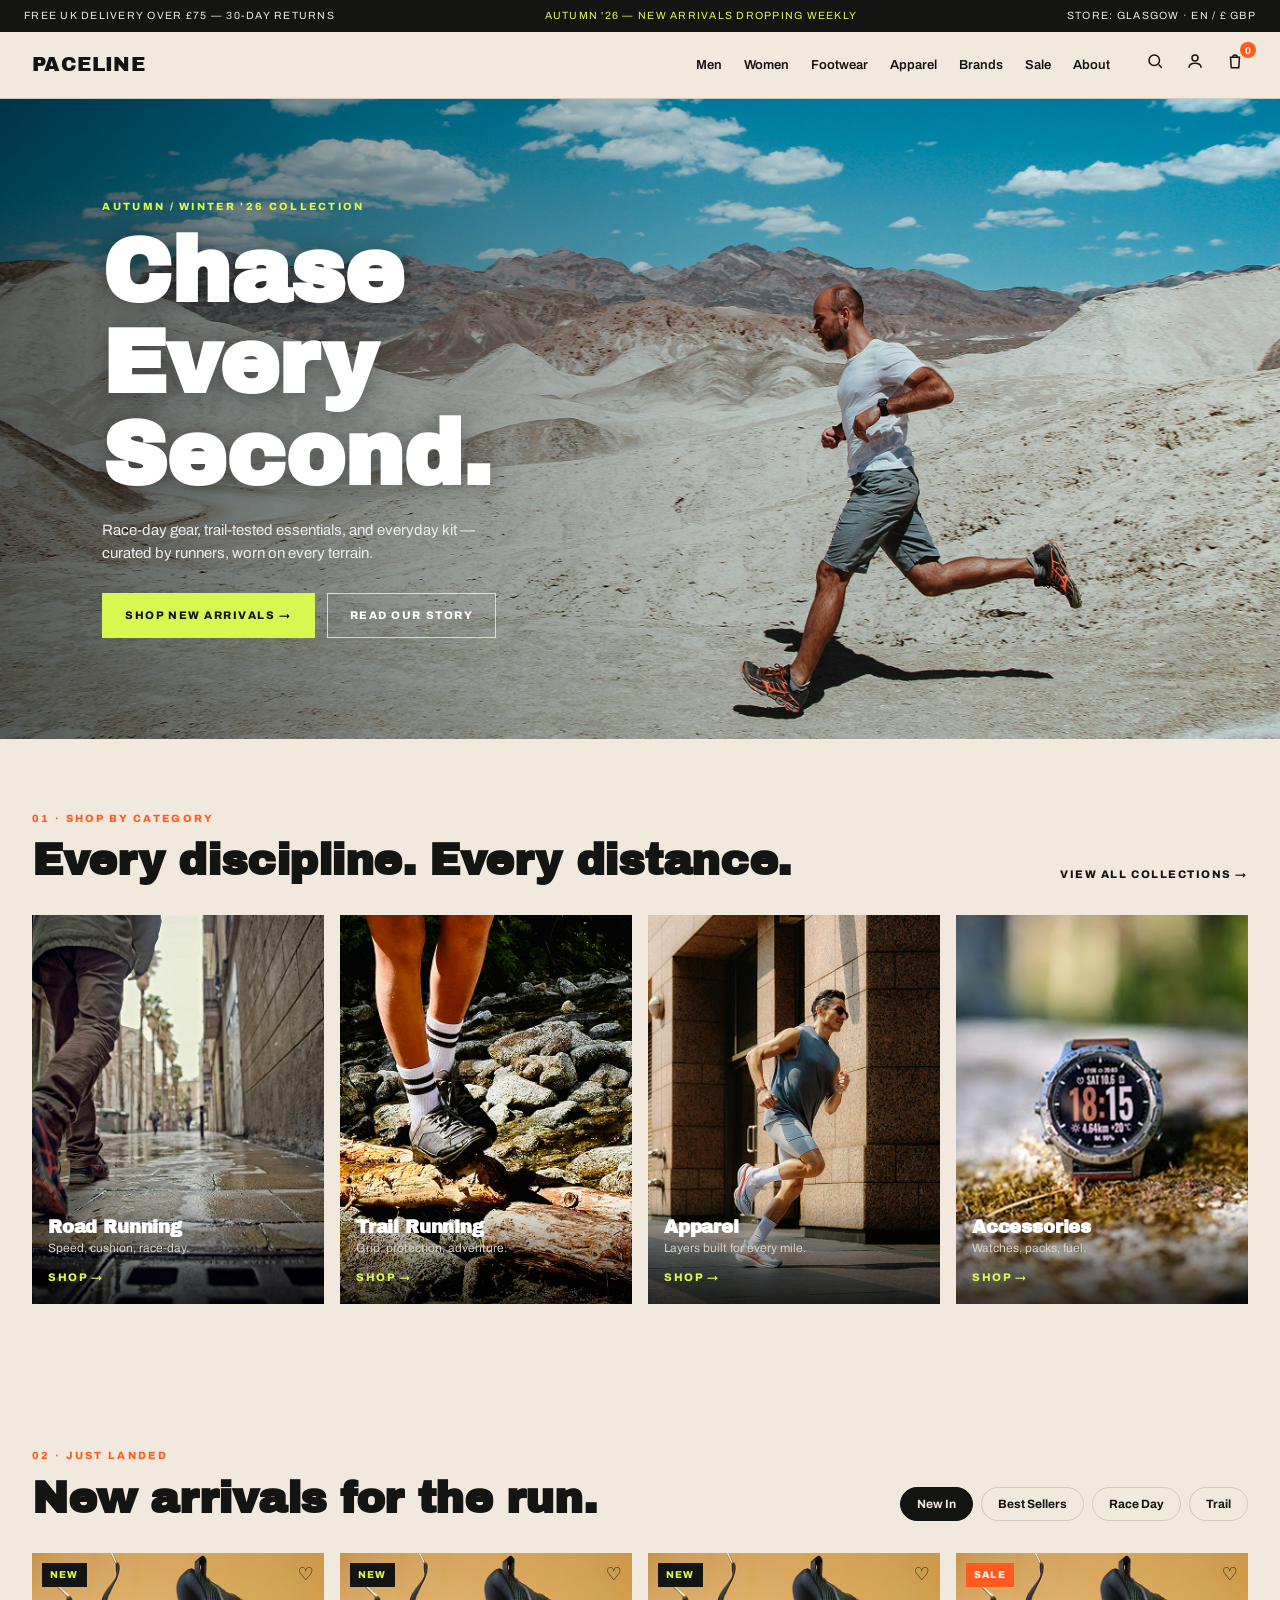
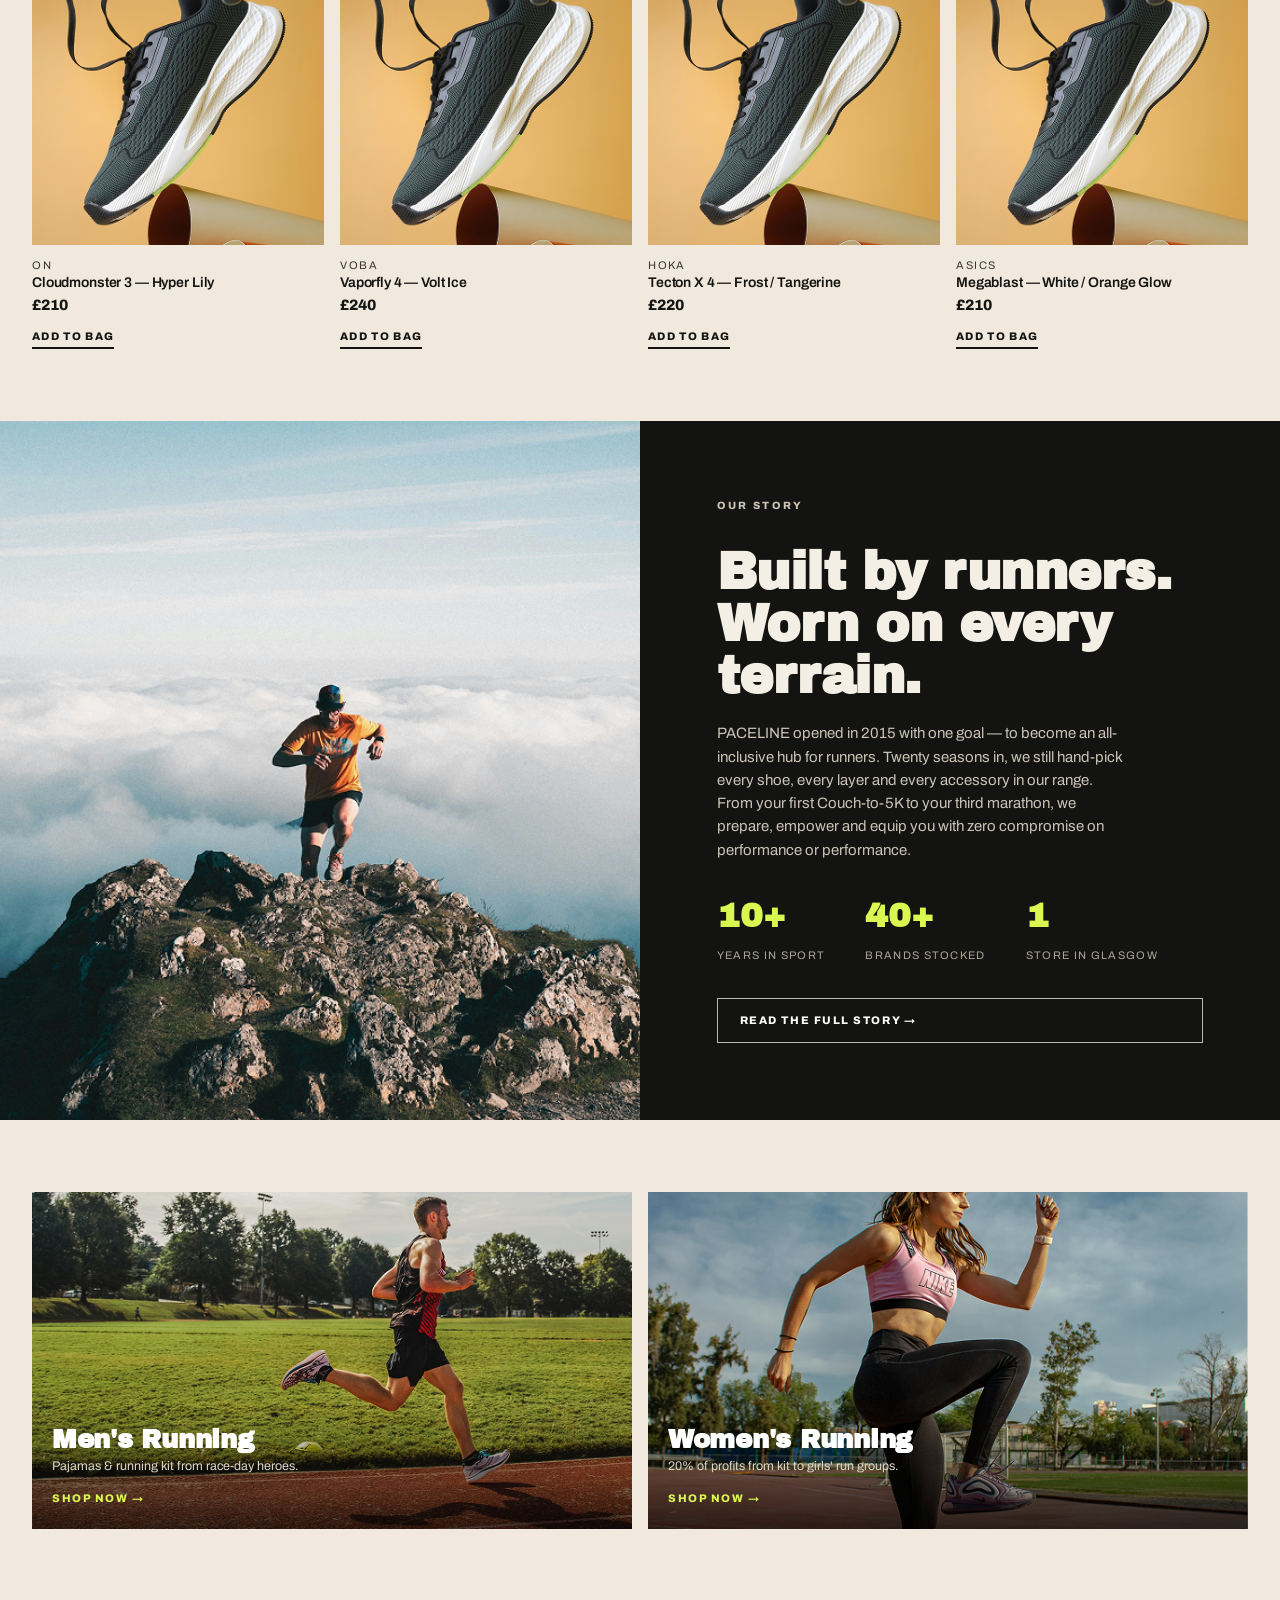
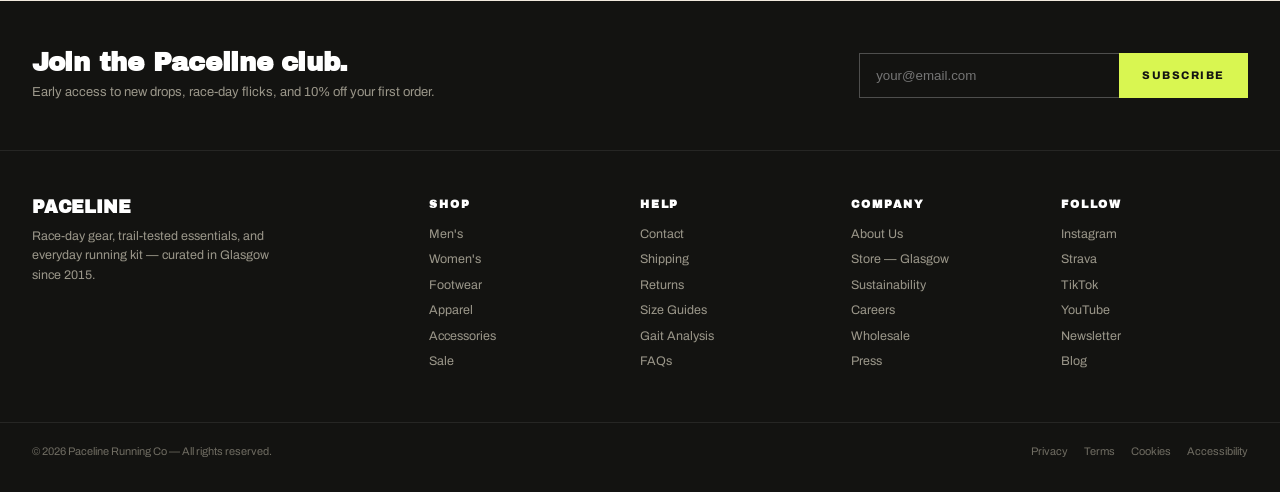
<file: index.html>
<!DOCTYPE html>
<html lang="en">
<head>
<meta charset="UTF-8">
<meta name="viewport" content="width=device-width, initial-scale=1.0">
<title>PACELINE — Run Harder. Come Find Your Next Pair.</title>
<meta name="description" content="PACELINE Running Co — curated running shoes, kit and advice from a Glasgow store built by runners.">
<link rel="preconnect" href="https://fonts.googleapis.com">
<link rel="preconnect" href="https://fonts.gstatic.com" crossorigin>
<link rel="stylesheet" href="css/styles.css">
</head>
<body>

<!-- Top announcement bar -->
<div class="topbar">
  <span>Free UK delivery over £75 — 30-day returns</span>
  <span class="topbar__mid">Autumn '26 — New arrivals dropping weekly</span>
  <span>Store: Glasgow · EN / £ GBP</span>
</div>

<!-- Header -->
<header class="site-header" id="top">
  <a class="logo" href="index.html">PACELINE</a>
  <button class="nav-toggle" id="navToggle" aria-label="Open menu" aria-expanded="false">
    <span></span><span></span><span></span>
  </button>
  <nav class="site-nav" id="siteNav" aria-label="Main navigation">
    <a href="index.html#categories">Men</a>
    <a href="index.html#categories">Women</a>
    <a href="index.html#new-arrivals">Footwear</a>
    <a href="index.html#categories">Apparel</a>
    <a href="index.html#categories">Brands</a>
    <a href="index.html#new-arrivals">Sale</a>
    <a href="about.html">About</a>
  </nav>
  <div class="header-icons">
    <button aria-label="Search" class="icon-btn">
      <svg viewBox="0 0 24 24" width="18" height="18" fill="none" stroke="currentColor" stroke-width="2"><circle cx="11" cy="11" r="7"/><path d="M21 21l-4.3-4.3"/></svg>
    </button>
    <button aria-label="Account" class="icon-btn">
      <svg viewBox="0 0 24 24" width="18" height="18" fill="none" stroke="currentColor" stroke-width="2"><circle cx="12" cy="8" r="4"/><path d="M4 21c0-4 3.6-6 8-6s8 2 8 6"/></svg>
    </button>
    <button aria-label="Shopping bag" class="icon-btn" id="bagBtn">
      <svg viewBox="0 0 24 24" width="18" height="18" fill="none" stroke="currentColor" stroke-width="2"><path d="M6 7h12l-1 14H7L6 7z"/><path d="M9 7a3 3 0 0 1 6 0"/></svg>
      <span class="bag-count" id="bagCount">0</span>
    </button>
  </div>
</header>

<main>
  <!-- Hero -->
  <section class="hero">
    <img src="assets/Home/hero_section/image1.png"
         alt="Runner moving along a quiet desert road with mountains behind" class="hero__img" width="2000" height="1125">
    <div class="hero__overlay"></div>
    <div class="hero__content">
      <p class="eyebrow eyebrow--lime">Autumn / Winter '26 Collection</p>
      <h1>Chase<br>Every Second.</h1>
      <p class="hero__sub">Race-day gear, trail-tested essentials, and everyday kit — curated by runners, worn on every terrain.</p>
      <div class="btn-row">
        <a class="btn btn--lime" href="#new-arrivals">Shop New Arrivals →</a>
        <a class="btn btn--ghost" href="about.html">Read Our Story</a>
      </div>
    </div>
  </section>

  <!-- Categories -->
  <section class="section" id="categories">
    <div class="section__head">
      <div>
        <p class="eyebrow eyebrow--orange">01 · Shop by Category</p>
        <h2>Every discipline. Every distance.</h2>
      </div>
      <a class="link-arrow" href="#categories">View all collections →</a>
    </div>
    <div class="category-grid">
      <figure class="cat-card">
        <img loading="lazy" src="assets/Home/category_section/image1.png" alt="Road running shoes on a city street">
        <figcaption>
          <h3>Road Running</h3>
          <p>Speed, cushion, race-day.</p>
          <a class="link-arrow link-arrow--lime" href="#new-arrivals">Shop →</a>
        </figcaption>
      </figure>
      <figure class="cat-card">
        <img loading="lazy" src="assets/Home/category_section/image2.png" alt="Trail running shoes close to the ground">
        <figcaption>
          <h3>Trail Running</h3>
          <p>Grip, protection, adventure.</p>
          <a class="link-arrow link-arrow--lime" href="#new-arrivals">Shop →</a>
        </figcaption>
      </figure>
      <figure class="cat-card">
        <img loading="lazy" src="assets/Home/category_section/image3.png" alt="Runner in apparel on a desert highway">
        <figcaption>
          <h3>Apparel</h3>
          <p>Layers built for every mile.</p>
          <a class="link-arrow link-arrow--lime" href="#new-arrivals">Shop →</a>
        </figcaption>
      </figure>
      <figure class="cat-card">
        <img loading="lazy" src="assets/Home/category_section/image4.png" alt="GPS sports watch on a trail">
        <figcaption>
          <h3>Accessories</h3>
          <p>Watches, packs, fuel.</p>
          <a class="link-arrow link-arrow--lime" href="#new-arrivals">Shop →</a>
        </figcaption>
      </figure>
    </div>
  </section>

  <!-- New arrivals -->
  <section class="section" id="new-arrivals">
    <div class="section__head">
      <div>
        <p class="eyebrow eyebrow--orange">02 · Just Landed</p>
        <h2>New arrivals for the run.</h2>
      </div>
      <div class="pills" role="tablist" aria-label="Filter products">
        <button class="pill is-active" data-filter="all">New In</button>
        <button class="pill" data-filter="best">Best Sellers</button>
        <button class="pill" data-filter="race">Race Day</button>
        <button class="pill" data-filter="trail">Trail</button>
      </div>
    </div>
    <div class="product-grid" id="productGrid">
      <article class="product" data-tags="best race">
        <div class="product__media">
          <img loading="lazy" src="assets/Home/arrivals_section/image.png" alt="On Cloudmonster 3 — Hyper Lily colorway">
          <span class="badge badge--dark">New</span>
          <button class="wishlist" aria-label="Add to wishlist">♡</button>
        </div>
        <p class="product__brand">On</p>
        <h3 class="product__name">Cloudmonster 3 — Hyper Lily</h3>
        <p class="product__price">£210</p>
        <button class="add-bag">Add to bag</button>
      </article>
      <article class="product" data-tags="race">
        <div class="product__media">
          <img loading="lazy" src="assets/Home/arrivals_section/image.png" alt="Voba Vaporfly 4 — Volt Ice colorway">
          <span class="badge badge--dark">New</span>
          <button class="wishlist" aria-label="Add to wishlist">♡</button>
        </div>
        <p class="product__brand">Voba</p>
        <h3 class="product__name">Vaporfly 4 — Volt Ice</h3>
        <p class="product__price">£240</p>
        <button class="add-bag">Add to bag</button>
      </article>
      <article class="product" data-tags="best race">
        <div class="product__media">
          <img loading="lazy" src="assets/Home/arrivals_section/image.png" alt="Hoka Tecton X 4 — Frost / Tangerine colorway">
          <span class="badge badge--dark">New</span>
          <button class="wishlist" aria-label="Add to wishlist">♡</button>
        </div>
        <p class="product__brand">Hoka</p>
        <h3 class="product__name">Tecton X 4 — Frost / Tangerine</h3>
        <p class="product__price">£220</p>
        <button class="add-bag">Add to bag</button>
      </article>
      <article class="product" data-tags="best trail">
        <div class="product__media">
          <img loading="lazy" src="assets/Home/arrivals_section/image.png" alt="Asics Megablast — White / Orange Glow colorway">
          <span class="badge badge--orange">Sale</span>
          <button class="wishlist" aria-label="Add to wishlist">♡</button>
        </div>
        <p class="product__brand">Asics</p>
        <h3 class="product__name">Megablast — White / Orange Glow</h3>
        <p class="product__price">£210</p>
        <button class="add-bag">Add to bag</button>
      </article>
    </div>
  </section>

  <!-- Story split -->
  <section class="story">
    <img class="story__img" loading="lazy" src="assets/Home/story_section/image.png" alt="Runner on a rocky ridge above the clouds">
    <div class="story__body">
      <p class="eyebrow eyebrow--lime">Our Story</p>
      <h2>Built by runners.<br>Worn on every terrain.</h2>
      <p>PACELINE opened in 2015 with one goal — to become an all-inclusive hub for runners. Twenty seasons in, we still hand-pick every shoe, every layer and every accessory in our range. From your first Couch-to-5K to your third marathon, we prepare, empower and equip you with zero compromise on performance or performance.</p>
      <div class="stats">
        <div><strong>10+</strong><span>Years in sport</span></div>
        <div><strong>40+</strong><span>Brands stocked</span></div>
        <div><strong>1</strong><span>Store in Glasgow</span></div>
      </div>
      <a class="btn btn--ghost" href="about.html">Read the full story →</a>
    </div>
  </section>

  <!-- Men / Women -->
  <section class="section" id="men-women">
    <div class="gender-grid">
      <figure class="gender-card">
        <img loading="lazy" src="assets/Home/explore_section/image_male.png" alt="Male runner on a track">
        <figcaption>
          <h3>Men's Running</h3>
          <p>Pajamas &amp; running kit from race-day heroes.</p>
          <a class="link-arrow link-arrow--lime" href="#new-arrivals">Shop now →</a>
        </figcaption>
      </figure>
      <figure class="gender-card">
        <img loading="lazy" src="assets/Home/explore_section/image_female.png" alt="Woman sprinting on a track">
        <figcaption>
          <h3>Women's Running</h3>
          <p>20% of profits from kit to girls' run groups.</p>
          <a class="link-arrow link-arrow--lime" href="#new-arrivals">Shop now →</a>
        </figcaption>
      </figure>
    </div>
  </section>
</main>

<!-- Footer -->
<footer class="site-footer">
  <div class="newsletter">
    <div>
      <h2>Join the Paceline club.</h2>
      <p>Early access to new drops, race-day flicks, and 10% off your first order.</p>
    </div>
    <form id="newsletterForm" class="newsletter__form" novalidate>
      <label class="sr-only" for="nl-email">Email address</label>
      <input id="nl-email" type="email" placeholder="your@email.com" required>
      <button type="submit" class="btn btn--lime">Subscribe</button>
    </form>
  </div>
  <div class="footer-grid">
    <div class="footer-brand">
      <h3>PACELINE</h3>
      <p>Race-day gear, trail-tested essentials, and everyday running kit — curated in Glasgow since 2015.</p>
    </div>
    <nav aria-label="Shop"><h4>Shop</h4><a href="#">Men's</a><a href="#">Women's</a><a href="#">Footwear</a><a href="#">Apparel</a><a href="#">Accessories</a><a href="#">Sale</a></nav>
    <nav aria-label="Help"><h4>Help</h4><a href="#">Contact</a><a href="#">Shipping</a><a href="#">Returns</a><a href="#">Size Guides</a><a href="#">Gait Analysis</a><a href="#">FAQs</a></nav>
    <nav aria-label="Company"><h4>Company</h4><a href="about.html">About Us</a><a href="#">Store — Glasgow</a><a href="#">Sustainability</a><a href="#">Careers</a><a href="#">Wholesale</a><a href="#">Press</a></nav>
    <nav aria-label="Follow"><h4>Follow</h4><a href="#">Instagram</a><a href="#">Strava</a><a href="#">TikTok</a><a href="#">YouTube</a><a href="#">Newsletter</a><a href="#">Blog</a></nav>
  </div>
  <div class="footer-bottom">
    <span>© 2026 Paceline Running Co — All rights reserved.</span>
    <span class="footer-legal"><a href="#">Privacy</a> <a href="#">Terms</a> <a href="#">Cookies</a> <a href="#">Accessibility</a></span>
  </div>
</footer>

<script src="js/main.js"></script>
</body>
</html>
</file>
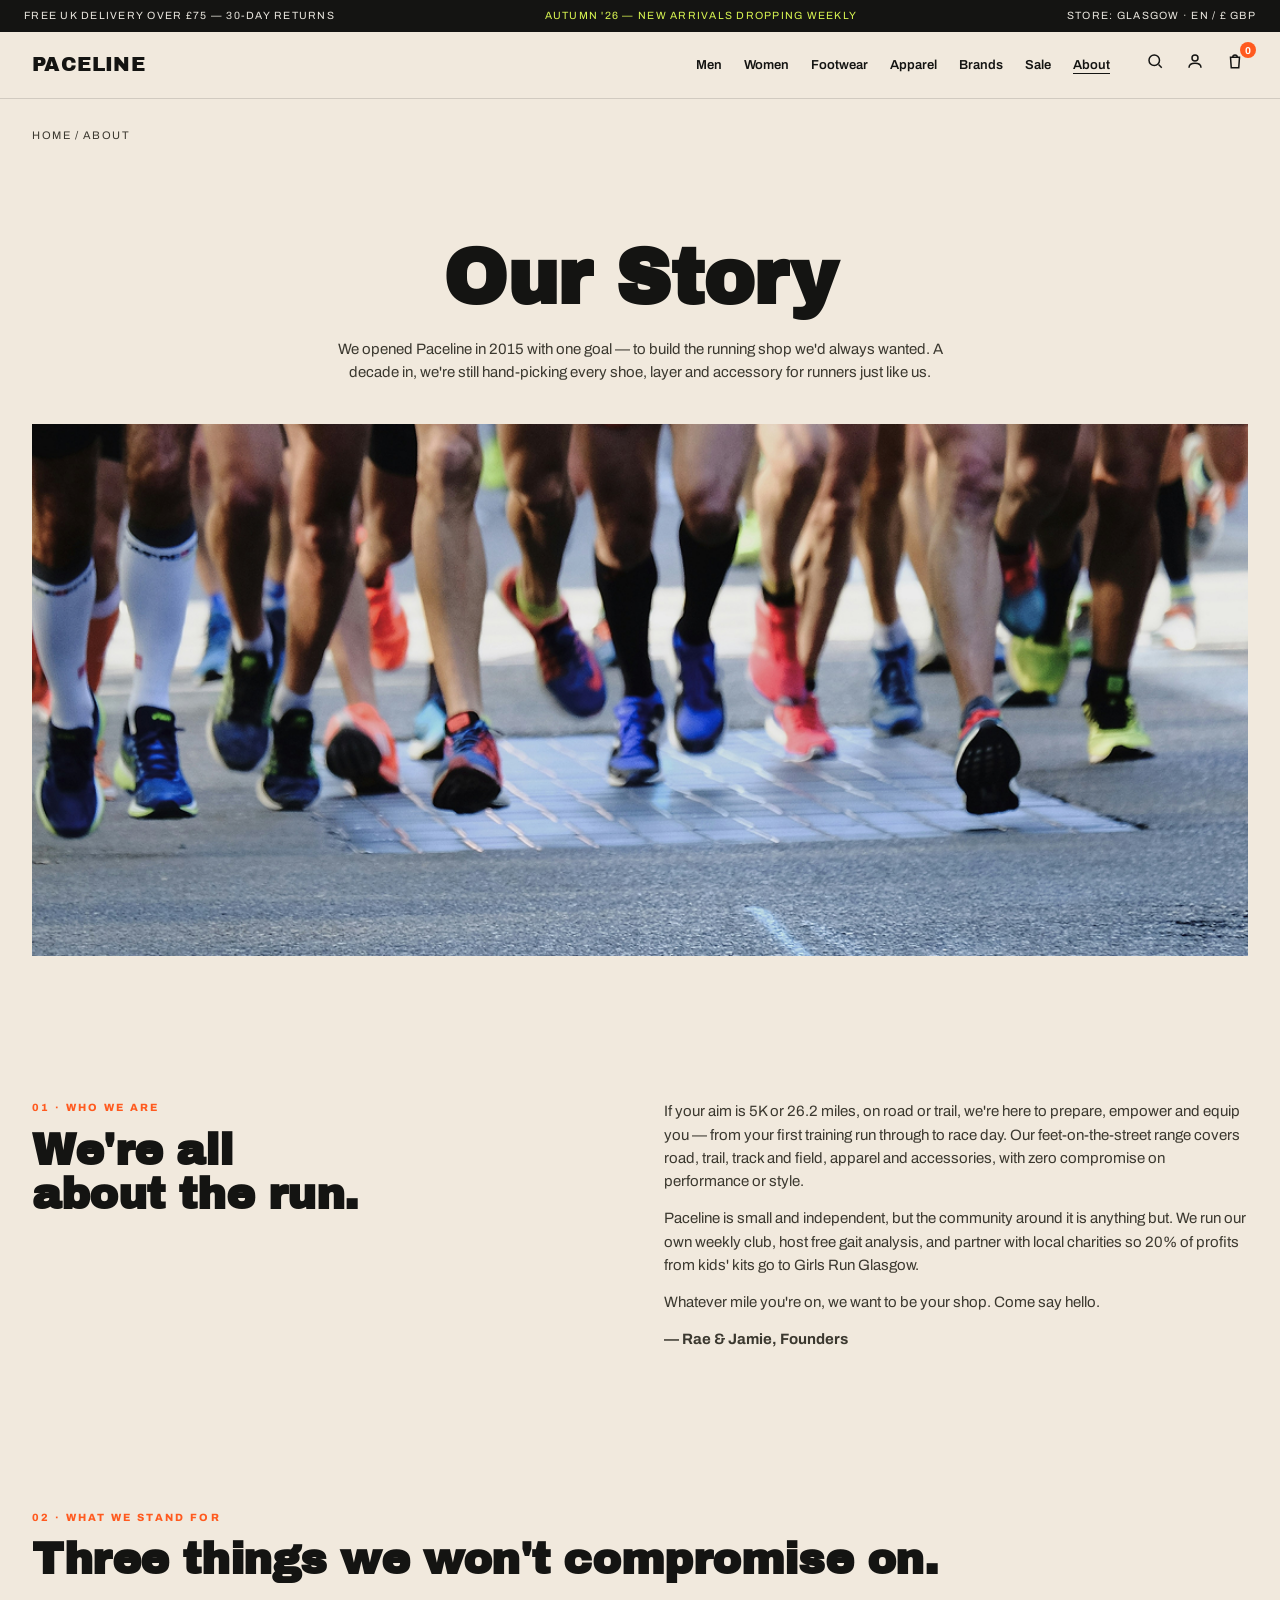
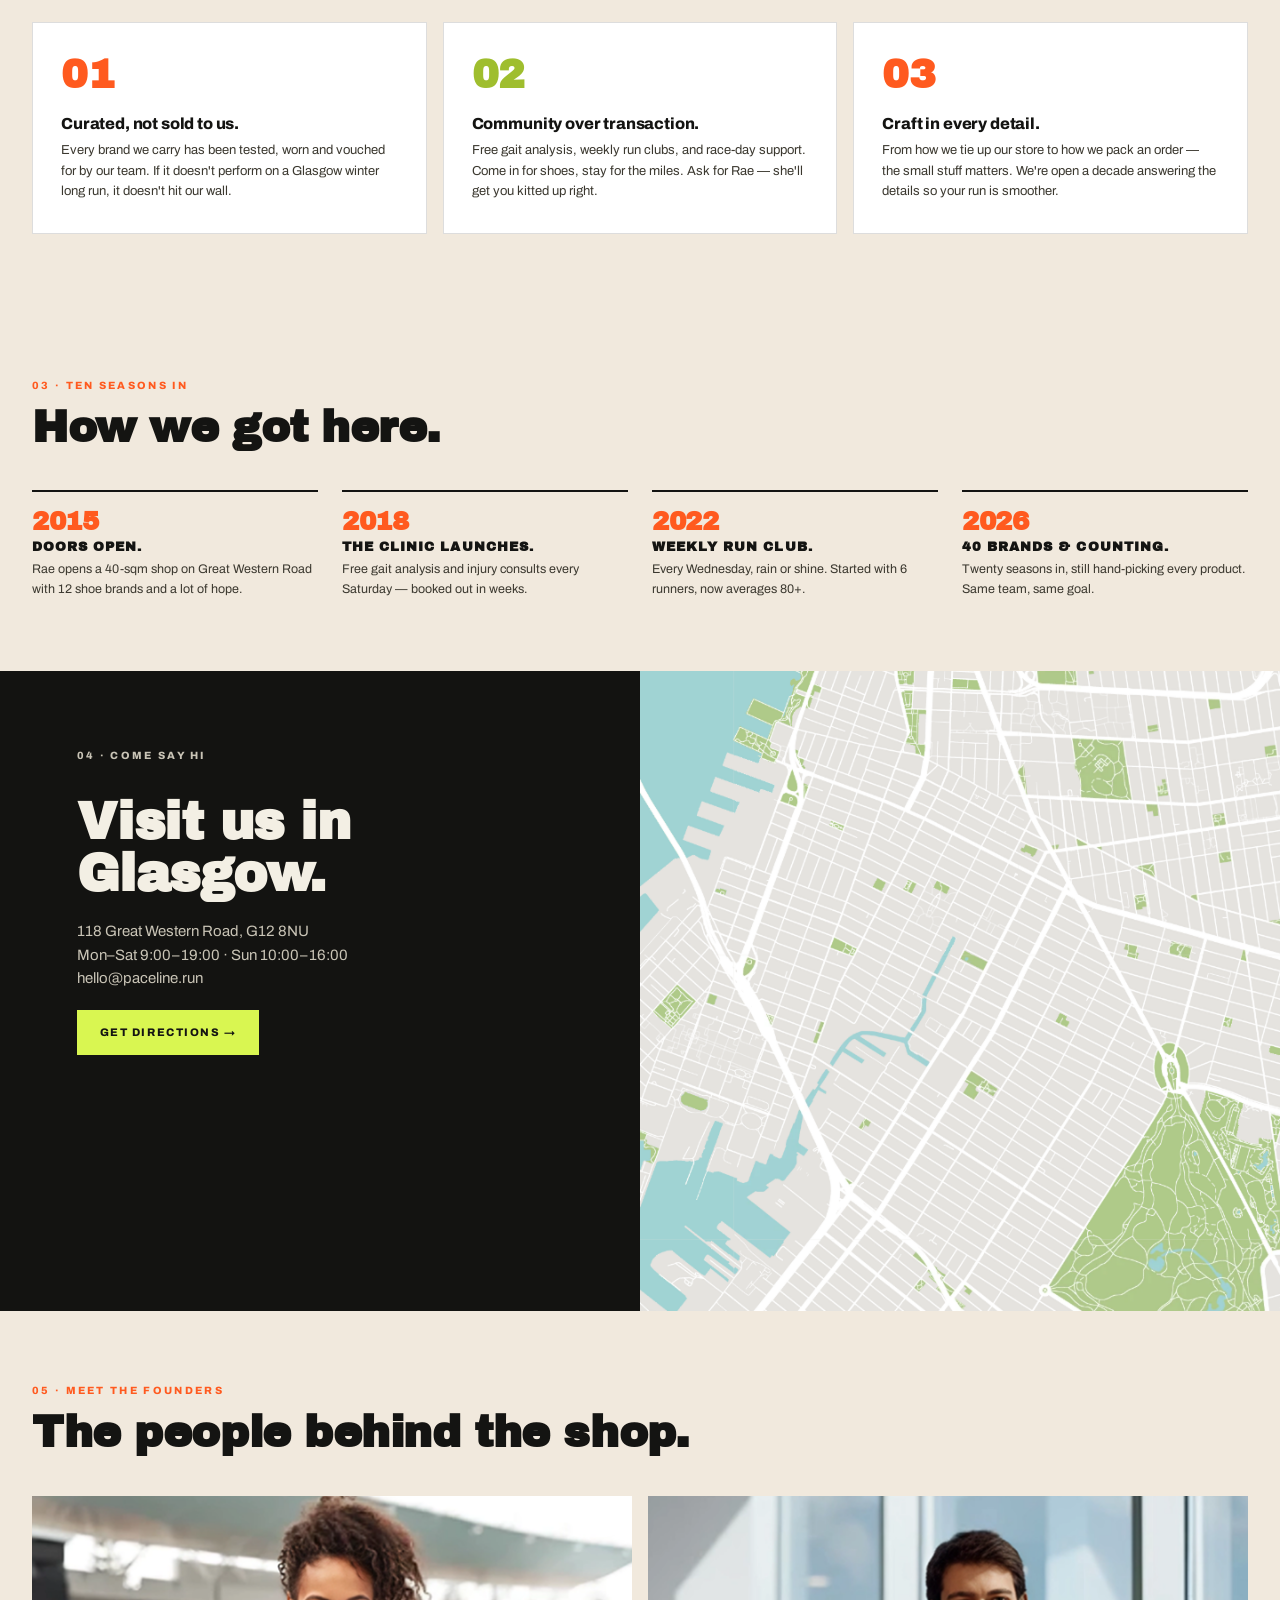
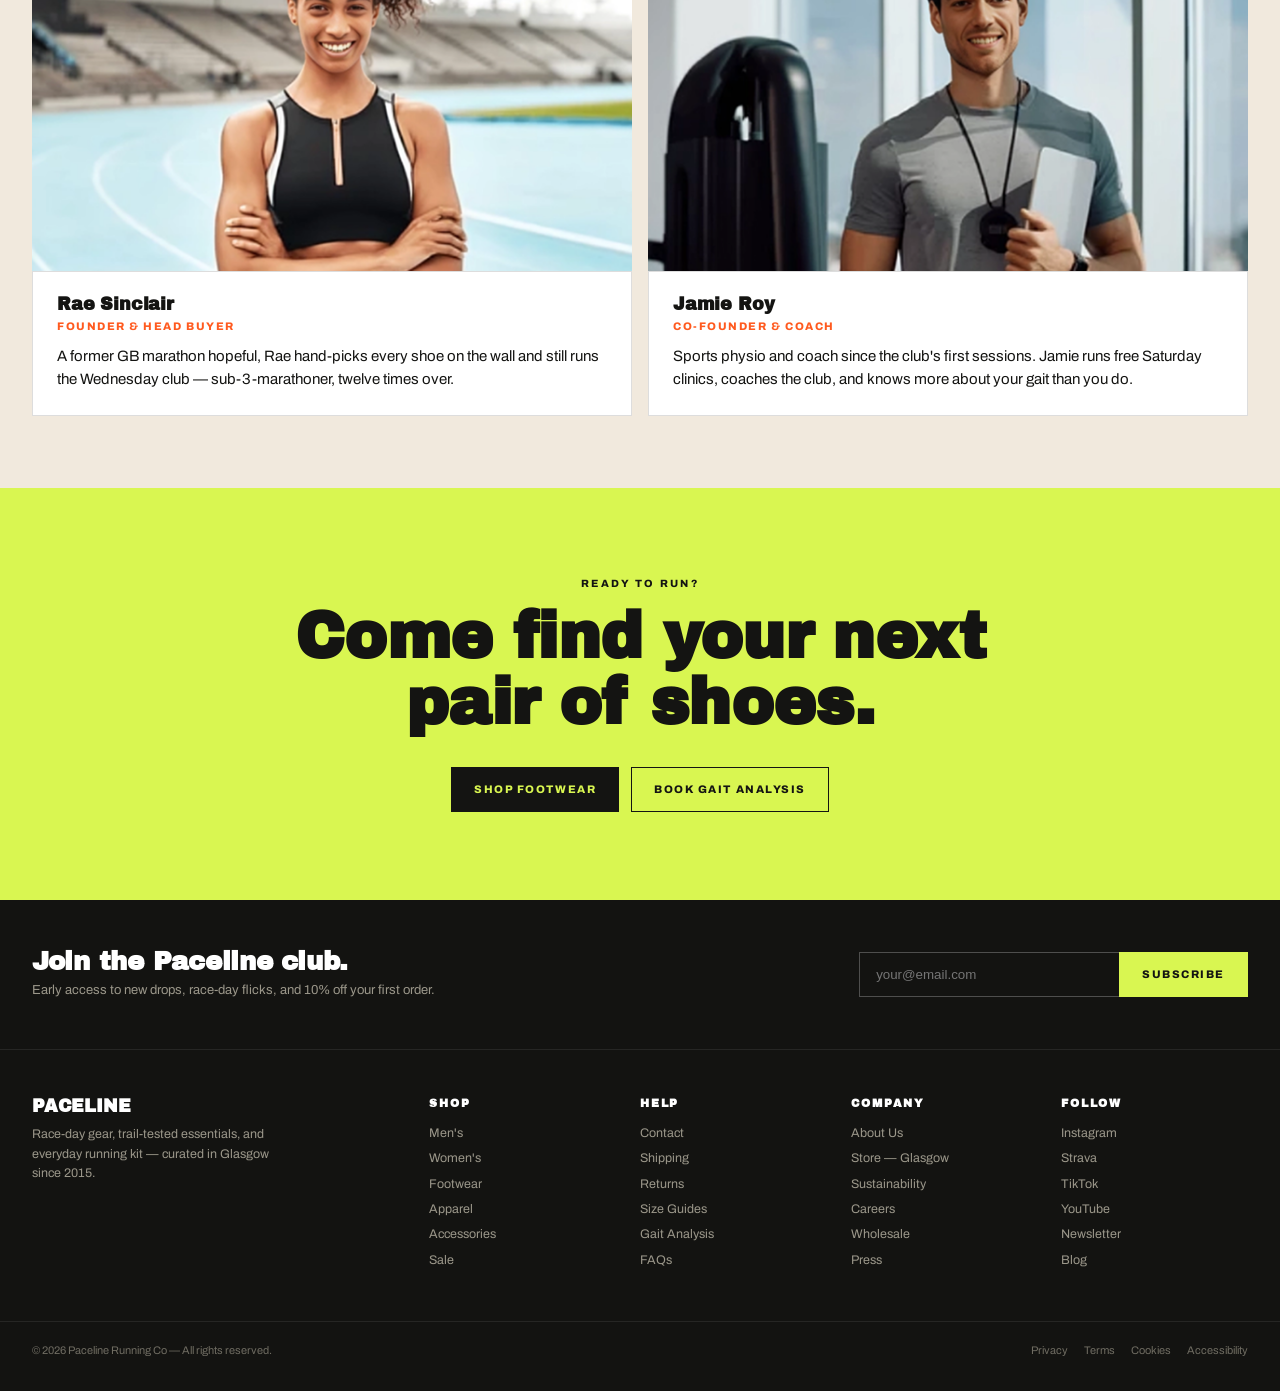
<file: about.html>
<!DOCTYPE html>
<html lang="en">
<head>
<meta charset="UTF-8">
<meta name="viewport" content="width=device-width, initial-scale=1.0">
<title>About — PACELINE Running Co</title>
<meta name="description" content="The story of PACELINE — a Glasgow running store built by runners, for runners.">
<link rel="preconnect" href="https://fonts.googleapis.com">
<link rel="preconnect" href="https://fonts.gstatic.com" crossorigin>
<link rel="stylesheet" href="css/styles.css">
</head>
<body>

<div class="topbar">
  <span>Free UK delivery over £75 — 30-day returns</span>
  <span class="topbar__mid">Autumn '26 — New arrivals dropping weekly</span>
  <span>Store: Glasgow · EN / £ GBP</span>
</div>

<header class="site-header" id="top">
  <a class="logo" href="index.html">PACELINE</a>
  <button class="nav-toggle" id="navToggle" aria-label="Open menu" aria-expanded="false">
    <span></span><span></span><span></span>
  </button>
  <nav class="site-nav" id="siteNav" aria-label="Main navigation">
    <a href="index.html#categories">Men</a>
    <a href="index.html#categories">Women</a>
    <a href="index.html#new-arrivals">Footwear</a>
    <a href="index.html#categories">Apparel</a>
    <a href="index.html#categories">Brands</a>
    <a href="index.html#new-arrivals">Sale</a>
    <a href="about.html" class="is-active" aria-current="page">About</a>
  </nav>
  <div class="header-icons">
    <button aria-label="Search" class="icon-btn">
      <svg viewBox="0 0 24 24" width="18" height="18" fill="none" stroke="currentColor" stroke-width="2"><circle cx="11" cy="11" r="7"/><path d="M21 21l-4.3-4.3"/></svg>
    </button>
    <button aria-label="Account" class="icon-btn">
      <svg viewBox="0 0 24 24" width="18" height="18" fill="none" stroke="currentColor" stroke-width="2"><circle cx="12" cy="8" r="4"/><path d="M4 21c0-4 3.6-6 8-6s8 2 8 6"/></svg>
    </button>
    <button aria-label="Shopping bag" class="icon-btn" id="bagBtn">
      <svg viewBox="0 0 24 24" width="18" height="18" fill="none" stroke="currentColor" stroke-width="2"><path d="M6 7h12l-1 14H7L6 7z"/><path d="M9 7a3 3 0 0 1 6 0"/></svg>
      <span class="bag-count" id="bagCount">0</span>
    </button>
  </div>
</header>

<main>
  <p class="breadcrumb"><a href="index.html">Home</a> / About</p>

  <section class="section about-intro">
    <h1>Our Story</h1>
    <p class="about-intro__lede">We opened Paceline in 2015 with one goal — to build the running shop we'd always wanted. A decade in, we're still hand-picking every shoe, layer and accessory for runners just like us.</p>
    <img class="about-intro__img" src="assets/About/main_story_section/image_joggers.png" alt="Runners' legs mid-race at a city marathon" width="1600" height="700">
  </section>

  <section class="section split">
    <div>
      <p class="eyebrow eyebrow--orange">01 · Who We Are</p>
      <h2>We're all<br>about the run.</h2>
    </div>
    <div class="split__body">
      <p>If your aim is 5K or 26.2 miles, on road or trail, we're here to prepare, empower and equip you — from your first training run through to race day. Our feet-on-the-street range covers road, trail, track and field, apparel and accessories, with zero compromise on performance or style.</p>
      <p>Paceline is small and independent, but the community around it is anything but. We run our own weekly club, host free gait analysis, and partner with local charities so 20% of profits from kids' kits go to Girls Run Glasgow.</p>
      <p>Whatever mile you're on, we want to be your shop. Come say hello.</p>
      <p class="signoff">— Rae &amp; Jamie, Founders</p>
    </div>
  </section>

  <section class="section">
    <p class="eyebrow eyebrow--orange">02 · What We Stand For</p>
    <h2>Three things we won't compromise on.</h2>
    <div class="value-grid">
      <article class="value-card">
        <h3 class="value-card__num value-card__num--orange">01</h3>
        <h4>Curated, not sold to us.</h4>
        <p>Every brand we carry has been tested, worn and vouched for by our team. If it doesn't perform on a Glasgow winter long run, it doesn't hit our wall.</p>
      </article>
      <article class="value-card">
        <h3 class="value-card__num value-card__num--lime">02</h3>
        <h4>Community over transaction.</h4>
        <p>Free gait analysis, weekly run clubs, and race-day support. Come in for shoes, stay for the miles. Ask for Rae — she'll get you kitted up right.</p>
      </article>
      <article class="value-card">
        <h3 class="value-card__num value-card__num--orange">03</h3>
        <h4>Craft in every detail.</h4>
        <p>From how we tie up our store to how we pack an order — the small stuff matters. We're open a decade answering the details so your run is smoother.</p>
      </article>
    </div>
  </section>

  <section class="section">
    <p class="eyebrow eyebrow--orange">03 · Ten Seasons In</p>
    <h2>How we got here.</h2>
    <div class="timeline">
      <div class="timeline__item"><h3>2015</h3><h4>Doors open.</h4><p>Rae opens a 40-sqm shop on Great Western Road with 12 shoe brands and a lot of hope.</p></div>
      <div class="timeline__item"><h3>2018</h3><h4>The clinic launches.</h4><p>Free gait analysis and injury consults every Saturday — booked out in weeks.</p></div>
      <div class="timeline__item"><h3>2022</h3><h4>Weekly run club.</h4><p>Every Wednesday, rain or shine. Started with 6 runners, now averages 80+.</p></div>
      <div class="timeline__item"><h3>2026</h3><h4>40 brands &amp; counting.</h4><p>Twenty seasons in, still hand-picking every product. Same team, same goal.</p></div>
    </div>
  </section>

  <section class="visit">
    <div class="visit__body">
      <p class="eyebrow eyebrow--lime">04 · Come Say Hi</p>
      <h2>Visit us in<br>Glasgow.</h2>
      <p>118 Great Western Road, G12 8NU<br>Mon–Sat 9:00–19:00 · Sun 10:00–16:00<br>hello@paceline.run</p>
      <a class="btn btn--lime" href="#">Get directions →</a>
    </div>
    <img class="visit__map" src="assets/About/visit_us_section/map.png" alt="Map of Paceline store in Glasgow" loading="lazy">
  </section>

  <section class="section">
    <p class="eyebrow eyebrow--orange">05 · Meet The Founders</p>
    <h2>The people behind the shop.</h2>
    <div class="founder-grid">
      <article class="founder">
        <img loading="lazy" src="assets/About/founders_section/image1.png" alt="Rae Sinclair, Founder and Head Buyer">
        <div class="founder__body">
          <h3>Rae Sinclair</h3>
          <p class="founder__role">Founder &amp; Head Buyer</p>
          <p>A former GB marathon hopeful, Rae hand-picks every shoe on the wall and still runs the Wednesday club — sub-3-marathoner, twelve times over.</p>
        </div>
      </article>
      <article class="founder">
        <img loading="lazy" src="assets/About/founders_section/image2.png" alt="Jamie Roy, Co-Founder and Coach">
        <div class="founder__body">
          <h3>Jamie Roy</h3>
          <p class="founder__role">Co-Founder &amp; Coach</p>
          <p>Sports physio and coach since the club's first sessions. Jamie runs free Saturday clinics, coaches the club, and knows more about your gait than you do.</p>
        </div>
      </article>
    </div>
  </section>

  <section class="cta-band">
    <p class="eyebrow">Ready to run?</p>
    <h2>Come find your next<br>pair of shoes.</h2>
    <div class="btn-row">
      <a class="btn btn--dark" href="index.html#new-arrivals">Shop Footwear</a>
      <a class="btn btn--ghost-dark" href="#">Book Gait Analysis</a>
    </div>
  </section>
</main>

<footer class="site-footer">
  <div class="newsletter">
    <div>
      <h2>Join the Paceline club.</h2>
      <p>Early access to new drops, race-day flicks, and 10% off your first order.</p>
    </div>
    <form id="newsletterForm" class="newsletter__form" novalidate>
      <label class="sr-only" for="nl-email">Email address</label>
      <input id="nl-email" type="email" placeholder="your@email.com" required>
      <button type="submit" class="btn btn--lime">Subscribe</button>
    </form>
  </div>
  <div class="footer-grid">
    <div class="footer-brand">
      <h3>PACELINE</h3>
      <p>Race-day gear, trail-tested essentials, and everyday running kit — curated in Glasgow since 2015.</p>
    </div>
    <nav aria-label="Shop"><h4>Shop</h4><a href="#">Men's</a><a href="#">Women's</a><a href="#">Footwear</a><a href="#">Apparel</a><a href="#">Accessories</a><a href="#">Sale</a></nav>
    <nav aria-label="Help"><h4>Help</h4><a href="#">Contact</a><a href="#">Shipping</a><a href="#">Returns</a><a href="#">Size Guides</a><a href="#">Gait Analysis</a><a href="#">FAQs</a></nav>
    <nav aria-label="Company"><h4>Company</h4><a href="about.html">About Us</a><a href="#">Store — Glasgow</a><a href="#">Sustainability</a><a href="#">Careers</a><a href="#">Wholesale</a><a href="#">Press</a></nav>
    <nav aria-label="Follow"><h4>Follow</h4><a href="#">Instagram</a><a href="#">Strava</a><a href="#">TikTok</a><a href="#">YouTube</a><a href="#">Newsletter</a><a href="#">Blog</a></nav>
  </div>
  <div class="footer-bottom">
    <span>© 2026 Paceline Running Co — All rights reserved.</span>
    <span class="footer-legal"><a href="#">Privacy</a> <a href="#">Terms</a> <a href="#">Cookies</a> <a href="#">Accessibility</a></span>
  </div>
</footer>

<script src="js/main.js"></script>
</body>
</html>
</file>
<file: css/styles.css>
/* ============================================================
   PACELINE — shared styles
   ============================================================ */
@import url('https://fonts.googleapis.com/css2?family=Archivo:wght@400;500;600;700;800&family=Archivo+Black&display=swap');

:root {
  --cream: #f1e9dd;
  --ink: #141412;
  --ink-soft: #3b382f;
  --line: rgba(20, 20, 18, 0.14);
  --lime: #d9f651;
  --orange: #ff5a1f;
  --dark: #131311;
  --radius: 4px;
  --max: 1280px;
  --font-body: 'Archivo', system-ui, -apple-system, sans-serif;
  --font-display: 'Archivo Black', 'Archivo', sans-serif;
}

* { margin: 0; padding: 0; box-sizing: border-box; }
html { scroll-behavior: smooth; }
body {
  background: var(--cream);
  color: var(--ink);
  font-family: var(--font-body);
  font-size: 15px;
  line-height: 1.55;
  -webkit-font-smoothing: antialiased;
}
img { display: block; max-width: 100%; height: auto; }
a { color: inherit; text-decoration: none; }
button { font: inherit; cursor: pointer; background: none; border: none; color: inherit; }
h1, h2, h3, h4 { font-family: var(--font-display); line-height: 1.02; letter-spacing: -0.01em; }
h2 { font-size: clamp(28px, 3.4vw, 44px); margin-bottom: 32px; }
.sr-only { position: absolute; width: 1px; height: 1px; overflow: hidden; clip: rect(0 0 0 0); }

/* ---------- Topbar ---------- */
.topbar {
  background: var(--ink);
  color: #e9e6de;
  display: flex; justify-content: space-between; gap: 16px;
  padding: 8px 24px;
  font-size: 10.5px; letter-spacing: 0.12em; text-transform: uppercase;
}
.topbar__mid { color: var(--lime); }

/* ---------- Header ---------- */
.site-header {
  position: sticky; top: 0; z-index: 50;
  background: var(--cream);
  display: flex; align-items: center; gap: 32px;
  padding: 16px 32px;
  border-bottom: 1px solid var(--line);
}
.logo { font-family: var(--font-display); font-size: 20px; letter-spacing: 0.02em; }
.site-nav { display: flex; gap: 22px; margin-left: auto; }
.site-nav a { font-size: 13px; font-weight: 600; }
.site-nav a:hover, .site-nav a.is-active { text-decoration: underline; text-underline-offset: 4px; }
.header-icons { display: flex; gap: 14px; align-items: center; }
.icon-btn { position: relative; padding: 4px; }
.bag-count {
  position: absolute; top: -6px; right: -8px;
  background: var(--orange); color: #fff;
  font-size: 10px; font-weight: 700; border-radius: 50%;
  min-width: 16px; height: 16px; display: grid; place-items: center; padding: 0 3px;
}
.nav-toggle { display: none; flex-direction: column; gap: 4px; margin-left: auto; }
.nav-toggle span { width: 22px; height: 2px; background: var(--ink); }

/* ---------- Buttons / links ---------- */
.btn {
  display: inline-flex; align-items: center; gap: 8px;
  padding: 13px 22px;
  font-size: 11px; font-weight: 800; letter-spacing: 0.14em; text-transform: uppercase;
  border: 1px solid transparent; transition: transform .15s ease, background .15s ease;
}
.btn:hover { transform: translateY(-2px); }
.btn--lime { background: var(--lime); color: var(--ink); }
.btn--ghost { border-color: rgba(255,255,255,.7); color: #fff; }
.btn--dark { background: var(--ink); color: var(--lime); }
.btn--ghost-dark { border-color: var(--ink); color: var(--ink); }
.btn-row { display: flex; gap: 12px; flex-wrap: wrap; }
.link-arrow { font-size: 11px; font-weight: 800; letter-spacing: 0.14em; text-transform: uppercase; }
.link-arrow--lime { color: var(--lime); }

/* ---------- Eyebrow ---------- */
.eyebrow { font-size: 10.5px; font-weight: 800; letter-spacing: 0.22em; text-transform: uppercase; margin-bottom: 12px; }
.eyebrow--orange { color: var(--orange); }
.eyebrow--lime { color: var(--lime); }

/* ---------- Hero ---------- */
.hero { position: relative; height: min(78vh, 640px); min-height: 460px; overflow: hidden; }
.hero__img { width: 100%; height: 100%; object-fit: cover; }
.hero__overlay { position: absolute; inset: 0; background: linear-gradient(90deg, rgba(0,0,0,.55) 0%, rgba(0,0,0,.15) 55%, rgba(0,0,0,0) 100%); }
.hero__content { position: absolute; inset: 0; display: flex; flex-direction: column; justify-content: center; padding: 0 8vw; color: #fff; max-width: 720px; }
.hero__content h1 { font-size: clamp(48px, 7vw, 92px); text-shadow: 0 2px 24px rgba(0,0,0,.35); }
.hero__sub { margin: 18px 0 28px; max-width: 420px; color: #eee; }

/* ---------- Sections ---------- */
.section { max-width: var(--max); margin: 0 auto; padding: 72px 32px; }
.section__head { display: flex; align-items: flex-end; justify-content: space-between; gap: 24px; flex-wrap: wrap; margin-bottom: 32px; }
.section__head h2 { margin-bottom: 0; }

/* ---------- Category cards ---------- */
.category-grid { display: grid; grid-template-columns: repeat(4, 1fr); gap: 16px; }
.cat-card { position: relative; overflow: hidden; }
.cat-card img { width: 100%; aspect-ratio: 3 / 4; object-fit: cover; transition: transform .35s ease; }
.cat-card:hover img { transform: scale(1.05); }
.cat-card figcaption { position: absolute; inset: auto 0 0 0; padding: 16px; color: #fff; background: linear-gradient(transparent, rgba(0,0,0,.72)); }
.cat-card h3 { font-size: 18px; }
.cat-card p { font-size: 12px; color: #d8d4c8; margin: 2px 0 8px; }

/* ---------- Products ---------- */
.pills { display: flex; gap: 8px; flex-wrap: wrap; }
.pill { border: 1px solid var(--line); border-radius: 999px; padding: 7px 16px; font-size: 12px; font-weight: 700; }
.pill:hover { border-color: var(--ink); }
.pill.is-active { background: var(--ink); color: var(--cream); border-color: var(--ink); }
.product-grid { display: grid; grid-template-columns: repeat(4, 1fr); gap: 16px; }
.product__media { position: relative; background: #e6ddcd; aspect-ratio: 1 / 1; overflow: hidden; }
.product__media img { width: 100%; height: 100%; object-fit: cover; transition: transform .3s ease; }
.product:hover img { transform: scale(1.05); }
.badge { position: absolute; top: 10px; left: 10px; font-size: 10px; font-weight: 800; letter-spacing: 0.12em; text-transform: uppercase; padding: 4px 8px; }
.badge--dark { background: var(--ink); color: var(--lime); }
.badge--orange { background: var(--orange); color: #fff; }
.wishlist { position: absolute; top: 8px; right: 10px; font-size: 18px; color: var(--ink); }
.wishlist.is-liked { color: var(--orange); }
.product__brand { margin-top: 12px; font-size: 11px; text-transform: uppercase; letter-spacing: 0.14em; color: var(--ink-soft); }
.product__name { font-family: var(--font-body); font-weight: 600; font-size: 14px; margin-top: 2px; }
.product__price { font-weight: 800; margin-top: 4px; }
.add-bag { margin-top: 10px; font-size: 11px; font-weight: 800; letter-spacing: 0.12em; text-transform: uppercase; border-bottom: 2px solid var(--ink); padding-bottom: 2px; }

/* ---------- Story split ---------- */
.story { display: grid; grid-template-columns: 1fr 1fr; background: var(--dark); color: #f3efe4; }
.story__img { width: 100%; height: 100%; min-height: 420px; object-fit: cover; }
.story__body { padding: clamp(40px, 6vw, 96px); display: flex; flex-direction: column; justify-content: center; gap: 20px; }
.story__body h2 { font-size: clamp(30px, 4vw, 52px); margin: 0; }
.story__body p { color: #c9c4b6; max-width: 46ch; }
.stats { display: flex; gap: 40px; margin: 8px 0 12px; }
.stats strong { font-family: var(--font-display); font-size: 34px; color: var(--lime); display: block; }
.stats span { font-size: 11px; letter-spacing: 0.12em; text-transform: uppercase; color: #a8a495; }

/* ---------- Gender cards ---------- */
.gender-grid { display: grid; grid-template-columns: 1fr 1fr; gap: 16px; }
.gender-card { position: relative; overflow: hidden; }
.gender-card img { width: 100%; aspect-ratio: 16 / 9; object-fit: cover; transition: transform .35s ease; }
.gender-card:hover img { transform: scale(1.04); }
.gender-card figcaption { position: absolute; inset: auto 0 0 0; padding: 20px; color: #fff; background: linear-gradient(transparent, rgba(0,0,0,.7)); }
.gender-card h3 { font-size: 26px; }
.gender-card p { font-size: 12.5px; color: #ddd8c9; margin: 4px 0 10px; }

/* ---------- About ---------- */
.breadcrumb { padding: 28px 32px 0; max-width: var(--max); margin: 0 auto; font-size: 11px; letter-spacing: 0.14em; text-transform: uppercase; color: var(--ink-soft); }
.about-intro h1 { font-size: clamp(44px, 6vw, 84px); text-align: center; margin: 24px 0 20px; }
.about-intro__lede { text-align: center; max-width: 640px; margin: 0 auto 40px; color: var(--ink-soft); }
.about-intro__img { width: 100%; aspect-ratio: 16 / 7; object-fit: cover; }
.split { display: grid; grid-template-columns: 1fr 1fr; gap: 48px; }
.split__body p { margin-bottom: 14px; color: var(--ink-soft); }
.signoff { font-weight: 700; color: var(--ink); }
.value-grid { display: grid; grid-template-columns: repeat(3, 1fr); gap: 16px; margin-top: 40px; }
.value-card { background: #fff; padding: 32px 28px; border: 1px solid var(--line); }
.value-card__num { font-size: 40px; margin-bottom: 20px; }
.value-card__num--orange { color: var(--orange); }
.value-card__num--lime { color: #9fbe2e; }
.value-card h4 { font-family: var(--font-body); font-weight: 800; font-size: 16px; margin-bottom: 8px; }
.value-card p { font-size: 13px; color: var(--ink-soft); }
.timeline { display: grid; grid-template-columns: repeat(4, 1fr); gap: 24px; margin-top: 40px; }
.timeline__item { border-top: 2px solid var(--ink); padding-top: 16px; }
.timeline__item h3 { font-size: 26px; color: var(--orange); }
.timeline__item h4 { font-size: 13px; font-weight: 800; text-transform: uppercase; letter-spacing: 0.08em; margin: 6px 0 6px; }
.timeline__item p { font-size: 12.5px; color: var(--ink-soft); }
.visit { display: grid; grid-template-columns: 1fr 1fr; background: var(--dark); color: #f3efe4; }
.visit__body { padding: clamp(40px, 6vw, 96px); display: flex; flex-direction: column; align-items: flex-start; gap: 20px; }
.visit__body h2 { font-size: clamp(30px, 4vw, 52px); margin: 0; }
.visit__body p { color: #c9c4b6; }
.visit__map { width: 100%; height: 100%; min-height: 420px; border: 0; object-fit: cover; }
.founder-grid { display: grid; grid-template-columns: 1fr 1fr; gap: 16px; margin-top: 40px; }
.founder img { width: 100%; aspect-ratio: 16 / 10; object-fit: cover; }
.founder__body { background: #fff; border: 1px solid var(--line); padding: 24px; }
.founder__role { font-size: 11px; font-weight: 800; letter-spacing: 0.14em; text-transform: uppercase; color: var(--orange); margin: 4px 0 10px; }
.cta-band { background: var(--lime); text-align: center; padding: 88px 24px; }
.cta-band .eyebrow { color: var(--ink); }
.cta-band h2 { font-size: clamp(34px, 5vw, 64px); margin-bottom: 32px; }
.cta-band .btn-row { justify-content: center; }

/* ---------- Footer ---------- */
.site-footer { background: var(--dark); color: #d6d2c6; }
.newsletter { display: flex; align-items: center; justify-content: space-between; gap: 24px; flex-wrap: wrap; max-width: var(--max); margin: 0 auto; padding: 48px 32px; border-bottom: 1px solid rgba(255,255,255,.08); }
.newsletter h2 { font-size: 26px; color: #fff; margin-bottom: 6px; }
.newsletter p { font-size: 13px; color: #9b978a; }
.newsletter__form { display: flex; gap: 0; }
.newsletter__form input { background: transparent; border: 1px solid rgba(255,255,255,.25); border-right: none; color: #fff; padding: 13px 16px; min-width: 260px; }
.footer-grid { max-width: var(--max); margin: 0 auto; padding: 48px 32px; display: grid; grid-template-columns: 2fr 1fr 1fr 1fr 1fr; gap: 24px; }
.footer-brand h3 { font-family: var(--font-display); color: #fff; margin-bottom: 10px; }
.footer-brand p { font-size: 12.5px; color: #9b978a; max-width: 34ch; }
.footer-grid h4 { font-size: 11px; letter-spacing: 0.16em; text-transform: uppercase; margin-bottom: 12px; color: #fff; }
.footer-grid nav a { display: block; font-size: 12.5px; color: #9b978a; padding: 3px 0; }
.footer-grid nav a:hover { color: var(--lime); }
.footer-bottom { max-width: var(--max); margin: 0 auto; padding: 20px 32px 32px; display: flex; justify-content: space-between; flex-wrap: wrap; gap: 12px; font-size: 11px; color: #6f6c62; border-top: 1px solid rgba(255,255,255,.08); }
.footer-legal a { margin-left: 14px; }
.footer-legal a:hover { color: var(--lime); }

/* ---------- Responsive ---------- */
@media (max-width: 1024px) {
  .category-grid, .product-grid { grid-template-columns: repeat(2, 1fr); }
  .timeline { grid-template-columns: repeat(2, 1fr); }
  .footer-grid { grid-template-columns: 1fr 1fr 1fr; }
}
@media (max-width: 860px) {
  .story, .visit, .split { grid-template-columns: 1fr; }
  .gender-grid, .founder-grid { grid-template-columns: 1fr; }
  .value-grid { grid-template-columns: 1fr; }
  .site-nav { display: none; position: absolute; top: 100%; left: 0; right: 0; background: var(--cream); flex-direction: column; padding: 16px 32px; border-bottom: 1px solid var(--line); gap: 14px; }
  .site-nav.is-open { display: flex; }
  .nav-toggle { display: flex; }
  .topbar span:not(.topbar__mid) { display: none; }
  .topbar { justify-content: center; }
}
@media (max-width: 600px) {
  .category-grid, .product-grid, .timeline, .footer-grid { grid-template-columns: 1fr 1fr; }
  .newsletter__form input { min-width: 0; flex: 1; }
  .newsletter__form { width: 100%; }
  .section { padding: 48px 20px; }
  .site-header { padding: 14px 20px; gap: 16px; }
}
@media (max-width: 430px) {
  .category-grid, .product-grid { grid-template-columns: 1fr; }
  .timeline { grid-template-columns: 1fr; }
}
</file>
